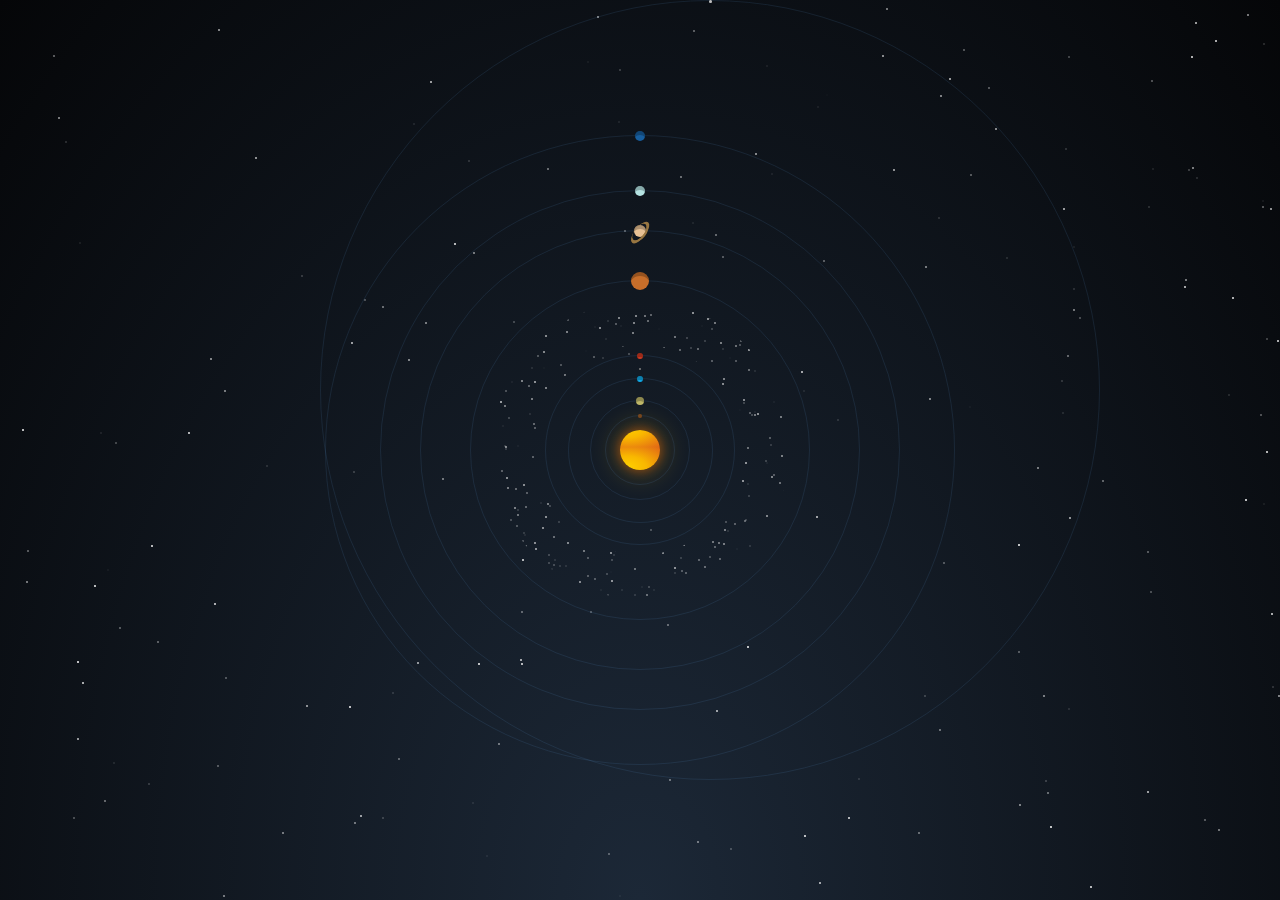
<file: 05-merge-styles/project-dist/index.html>
<!DOCTYPE html>
<html lang="en">
<head>
  <meta charset="UTF-8">
  <meta http-equiv="X-UA-Compatible" content="IE=edge">
  <meta name="viewport" content="width=device-width, initial-scale=1.0">
  <link rel="stylesheet" href="bundle.css">
  <title>Solar system</title>
</head>
<body>
  <div class="solar-syst">
    <div class="sun"></div>
    <div class="mercury"></div>
    <div class="venus"></div>
    <div class="earth"></div>
    <div class="mars"></div>
    <div class="jupiter"></div>
    <div class="saturn"></div>
    <div class="uranus"></div>
    <div class="neptune"></div>
    <div class="pluto"></div>
    <div class="asteroids-belt"></div>
  </div>
</body>
</html>
</file>
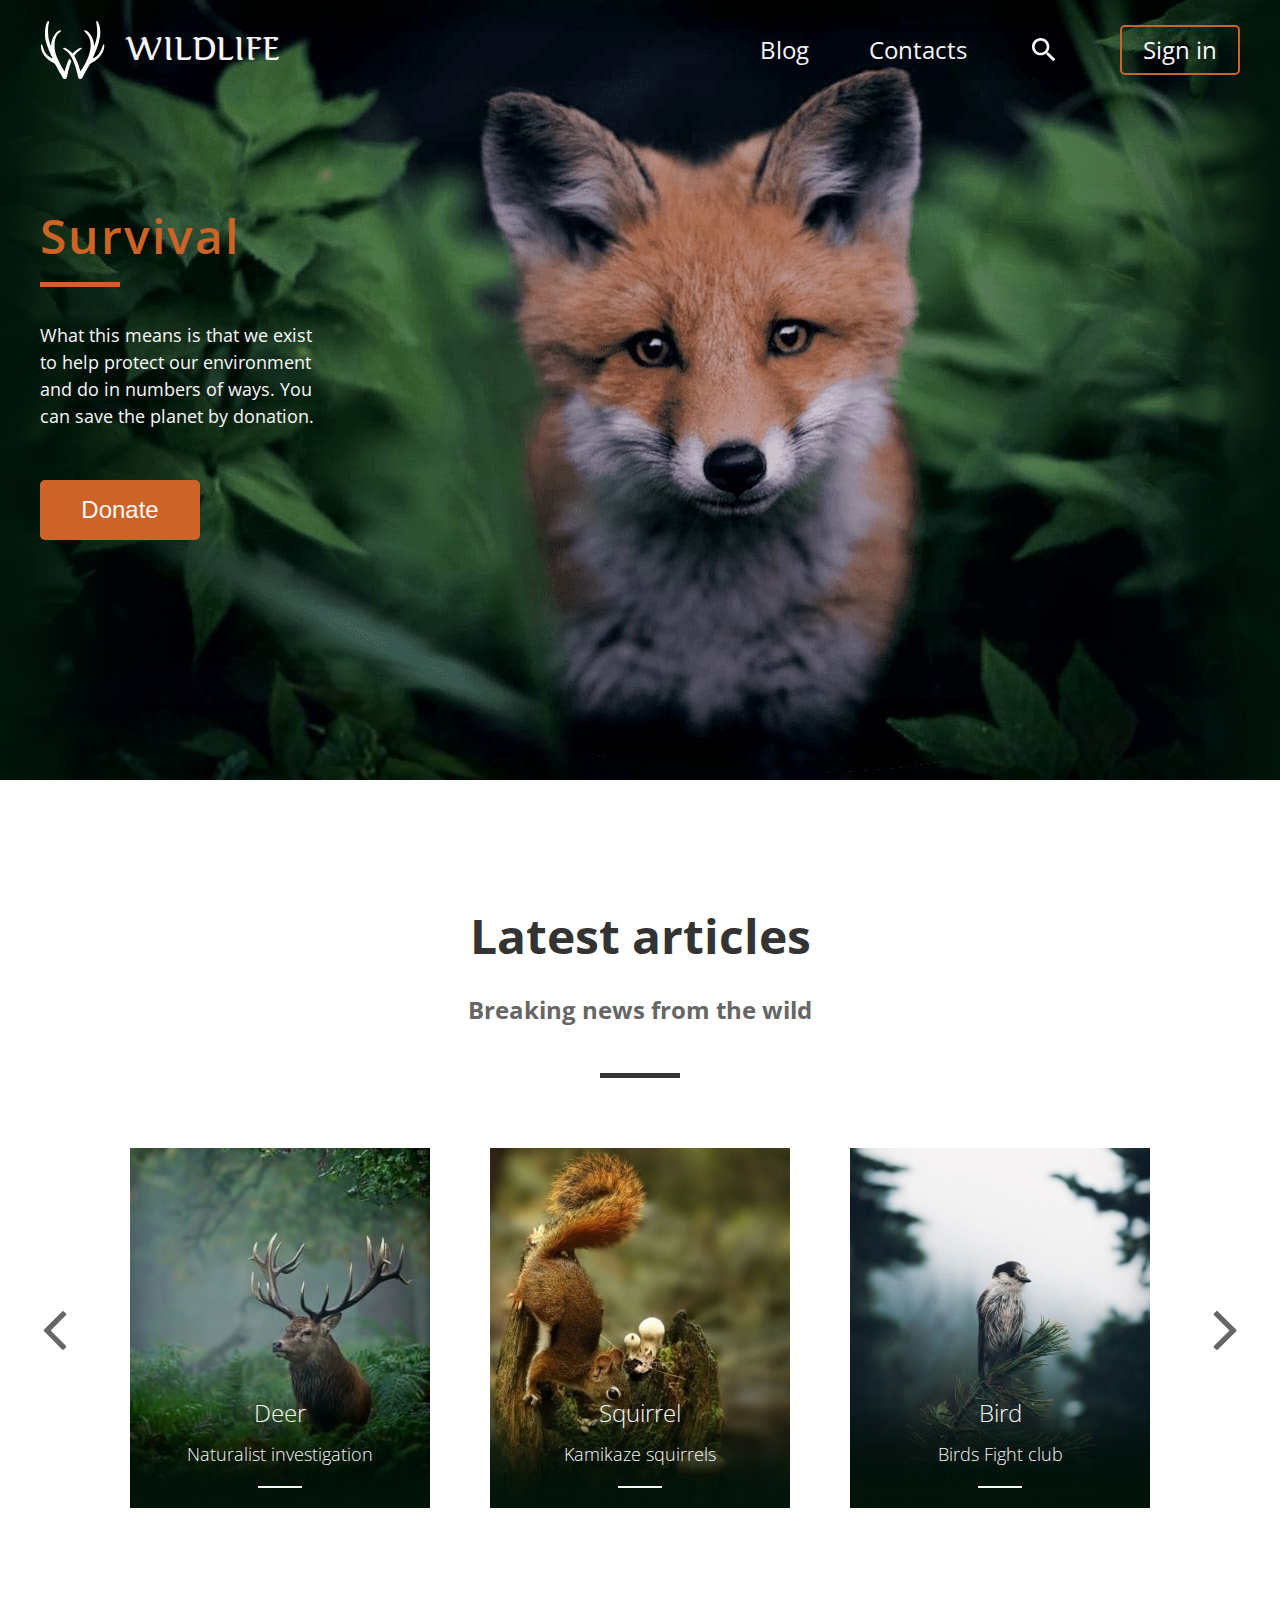
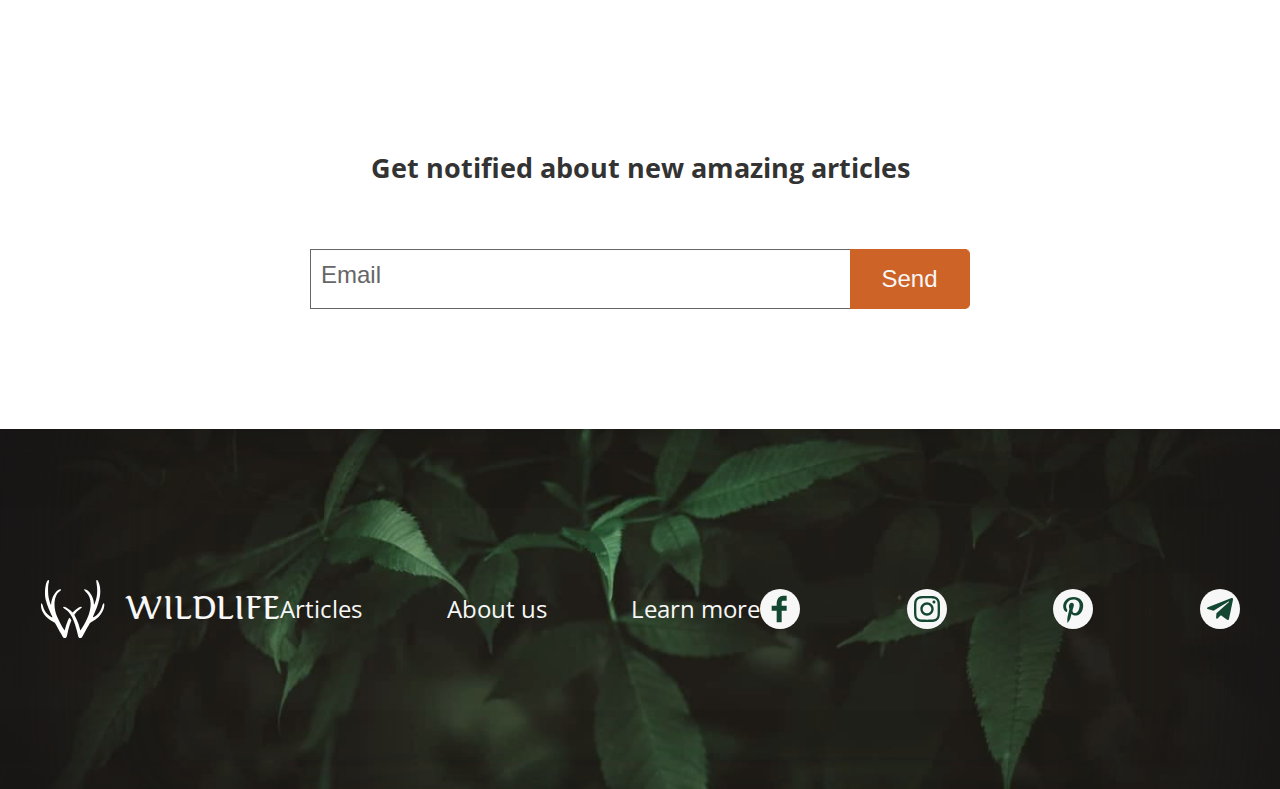
<file: 06-build-page/project-dist/index.html>
<!DOCTYPE html>
<html lang="en">
  <head>
    <meta charset="UTF-8" />
    <meta name="viewport" content="width=device-width, initial-scale=1.0"/>
    <link
      href="https://fonts.googleapis.com/css2?family=Open+Sans:wght@100;300;400;600&display=swap"
      rel="stylesheet"
    />
    <link rel="stylesheet" href="style.css"/>
    <title>wildlife</title>
  </head>
<body>
    
<header class="header">
  <div class="container">
    <div class="inner-container">
      <nav class="main-nav">
        <div class="logo">
          <div class="logo-icon"></div>
          <h1>wildlife</h1>
        </div>
        <ul class="nav-list">
          <li class="list-item"><a href="#">Blog</a></li>
          <li class="list-item"><a href="#">Contacts</a></li>
          <li class="list-item search"><a href="#"></a></li>
          <li class="list-item login"><a href="#">Sign in</a></li>
        </ul>
      </nav>
      <div class="header-promo">
        <h2 class="header-title">Survival</h2>
        <p class="header-text">
          What this means is that we exist to help protect our environment
          and do in numbers of ways. You can save the planet by donation.
        </p>
        <button class="header-button">Donate</button>
      </div>
    </div>
  </div>
</header>

    <main class="main">
      
<div class="container">
  <div class="inner-container">
    <h2 class="main-title">Latest articles</h2>
    <h3 class="main-subtitle">Breaking news from the wild</h3>
    <div class="slider">
      <a class="arrow arrow-left"></a>
      <div class="item item1">
        <a href="#">
          <h2 class="item-title">Deer</h2>
          <h3 class="item-subtitle">Naturalist investigation</h3>
        </a>
      </div>
      <div class="item item2">
        <a href="#">
          <h2 class="item-title">Squirrel</h2>
          <h3 class="item-subtitle">Kamikaze squirrels</h3>
        </a>
      </div>
      <div class="item item3">
        <a href="#">
          <h2 class="item-title">Bird</h2>
          <h3 class="item-subtitle">Birds Fight club</h3>
        </a>
      </div>
      <a class="arrow arrow-right"></a>
    </div>
    <div class="mail">
      <h2 class="mail-title">Get notified about new amazing articles</h2>
      <form action="#" method="post" class="mail-form">
        <input
          type="text"
          class="mail-input"
          placeholder="Email"
          required
          autofocus
        />
        <input type="submit" class="mail-button" value="Send"/>
      </form>
    </div>
  </div>
</div>

    </main>
    
<footer class="footer">
  <div class="container">
    <div class="inner-container footer-inner-container">
      <div class="logo">
        <div class="logo-icon"></div>
        <h2>wildlife</h2>
      </div>
      <ul class="nav-list">
        <li class="list-item"><a href="#">Articles</a></li>
        <li class="list-item"><a href="#">About us</a></li>
        <li class="list-item"><a href="#">Learn more</a></li>
      </ul>
      <ul class="nav-list social-list">
        <li class="list-item social-item fb"><a href="#"></a></li>
        <li class="list-item social-item instagramm"><a href="#"></a></li>
        <li class="list-item social-item pinterest"><a href="#"></a></li>
        <li class="list-item social-item telegram"><a href="#"></a></li>
      </ul>
    </div>
  </div>
</footer>

</body>
</html>
</file>
<file: 05-merge-styles/project-dist/bundle.css>
*, *:before, *:after {
	padding: 0;
	margin: 0;
	box-sizing: border-box;
}

html, body {
	height: 100%;
	width: 100%;
}

body {
	font: normal 1em/1.45em "Helvetica Neue", Helvetica, Arial, sans-serif;
	-webkit-font-smoothing: antialiased;
	color: #fff;
	background: radial-gradient(ellipse at bottom, #1C2837 0%, #050608 100%);
	background-attachment: fixed;
}

.solar-syst {
	margin: 0 auto;
	width: 100%;
	height: 100%;
	position: relative;
}

.solar-syst:after {
	content: "";
	position: absolute;
	height: 2px;
	width: 2px;
	top: -2px;
	background: white;
	box-shadow: 1617px 304px 0 0px rgba(255, 255, 255, 0.047) , 1067px 357px 0 0px rgba(255,255,255, 0.469) , 120px 1700px 0 0px rgba(255,255,255, 0.28) , 616px 1672px 0 0px rgba(255,255,255, 0.581) , 1534px 1337px 0 0px rgba(255,255,255, 0.518) , 716px 712px 0 0px rgba(255,255,255, 0.788) , 823px 1495px 0 0px rgba(255,255,255, 0.087) , 1585px 1302px 0 0px rgba(255,255,255, 0.015) , 1215px 42px 0 0px rgba(255,255,255, 0.884) , 77px 740px 0 0px rgba(255,255,255, 0.749) , 1591px 489px 0 0px rgba(255,255,255, 0.941) , 218px 31px 0 0px rgba(255,255,255, 0.658) , 1028px 1047px 0 0px rgba(255,255,255, 0.033) , 292px 1072px 0 0px rgba(255,255,255, 0.573) , 296px 1674px 0 0px rgba(255,255,255, 0.53) , 306px 707px 0 0px rgba(255,255,255, 0.689) , 1445px 1022px 0 0px rgba(255,255,255, 0.012) , 22px 431px 0 0px rgba(255,255,255, 0.96) , 669px 781px 0 0px rgba(255,255,255, 0.497) , 949px 80px 0 0px rgba(255,255,255, 0.77) , 82px 684px 0 0px rgba(255,255,255, 0.858) , 1060px 1197px 0 0px rgba(255,255,255, 0.786) , 1621px 716px 0 0px rgba(255,255,255, 0.302) , 1573px 518px 0 0px rgba(255,255,255, 0.183) , 1195px 24px 0 0px rgba(255,255,255, 0.783) , 266px 467px 0 0px rgba(255,255,255, 0.153) , 406px 1469px 0 0px rgba(255,255,255, 0.074) , 1317px 1217px 0 0px rgba(255,255,255, 0.145) , 1726px 1635px 0 0px rgba(255,255,255, 0.409) , 697px 1093px 0 0px rgba(255,255,255, 0.232) , 1692px 1306px 0 0px rgba(255,255,255, 0.989) , 803px 392px 0 0px rgba(255,255,255, 0.102) , 1348px 1408px 0 0px rgba(255,255,255, 0.781) , 1453px 1491px 0 0px rgba(255,255,255, 0.655) , 79px 1080px 0 0px rgba(255,255,255, 0.465) , 1012px 1456px 0 0px rgba(255,255,255, 0.855) , 766px 67px 0 0px rgba(255,255,255, 0.085) , 1058px 1651px 0 0px rgba(255,255,255, 0.855) , 1270px 210px 0 0px rgba(255,255,255, 0.725) , 245px 1169px 0 0px rgba(255,255,255, 0.308) , 353px 1479px 0 0px rgba(255,255,255, 0.966) , 521px 613px 0 0px rgba(255,255,255, 0.44) , 828px 1563px 0 0px rgba(255,255,255, 0.662) , 163px 1075px 0 0px rgba(255,255,255, 0.023) , 1727px 1600px 0 0px rgba(255,255,255, 0.884) , 420px 923px 0 0px rgba(255,255,255, 0.623) , 755px 155px 0 0px rgba(255,255,255, 0.656) , 576px 1156px 0 0px rgba(255,255,255, 0.668) , 170px 1245px 0 0px rgba(255,255,255, 0.898) , 1006px 259px 0 0px rgba(255,255,255, 0.146) , 408px 1308px 0 0px rgba(255,255,255, 0.527) , 1532px 1279px 0 0px rgba(255,255,255, 0.747) , 353px 473px 0 0px rgba(255,255,255, 0.221) , 1271px 615px 0 0px rgba(255,255,255, 0.867) , 606px 575px 0 0px rgba(255,255,255, 0.265) , 1069px 519px 0 0px rgba(255,255,255, 0.718) , 1732px 794px 0 0px rgba(255,255,255, 0.15) , 1345px 1073px 0 0px rgba(255,255,255, 0.828) , 1743px 1356px 0 0px rgba(255,255,255, 0.79) , 1658px 227px 0 0px rgba(255,255,255, 0.773) , 550px 1303px 0 0px rgba(255,255,255, 0.713) , 256px 1132px 0 0px rgba(255,255,255, 0.389) , 1457px 1188px 0 0px rgba(255,255,255, 0.42) , 1117px 1542px 0 0px rgba(255,255,255, 0.141) , 1061px 382px 0 0px rgba(255,255,255, 0.188) , 1019px 806px 0 0px rgba(255,255,255, 0.606) , 893px 1085px 0 0px rgba(255,255,255, 0.76) , 1620px 463px 0 0px rgba(255,255,255, 0.896) , 1262px 202px 0 0px rgba(255,255,255, 0.083) , 418px 1299px 0 0px rgba(255,255,255, 0.52) , 602px 359px 0 0px rgba(255,255,255, 0.173) , 168px 1068px 0 0px rgba(255,255,255, 0.342) , 448px 1065px 0 0px rgba(255,255,255, 0.809) , 953px 1686px 0 0px rgba(255,255,255, 0.232) , 730px 850px 0 0px rgba(255,255,255, 0.287) , 1569px 1715px 0 0px rgba(255,255,255, 0.052) , 468px 162px 0 0px rgba(255,255,255, 0.18) , 988px 89px 0 0px rgba(255,255,255, 0.387) , 1247px 16px 0 0px rgba(255,255,255, 0.592) , 1536px 1291px 0 0px rgba(255,255,255, 0.986) , 1068px 58px 0 0px rgba(255,255,255, 0.299) , 815px 1681px 0 0px rgba(255,255,255, 0.887) , 1471px 1586px 0 0px rgba(255,255,255, 0.333) , 1374px 1081px 0 0px rgba(255,255,255, 0.936) , 1254px 1545px 0 0px rgba(255,255,255, 0.042) , 990px 923px 0 0px rgba(255,255,255, 0.103) , 301px 277px 0 0px rgba(255,255,255, 0.221) , 1295px 627px 0 0px rgba(255,255,255, 0.058) , 1307px 353px 0 0px rgba(255,255,255, 0.024) , 801px 373px 0 0px rgba(255,255,255, 0.823) , 188px 434px 0 0px rgba(255,255,255, 0.903) , 498px 745px 0 0px rgba(255,255,255, 0.517) , 1600px 225px 0 0px rgba(255,255,255, 0.252) , 351px 344px 0 0px rgba(255,255,255, 0.78) , 223px 897px 0 0px rgba(255,255,255, 0.57) , 214px 605px 0 0px rgba(255,255,255, 0.881) , 1485px 51px 0 0px rgba(255,255,255, 0.108) , 1037px 469px 0 0px rgba(255,255,255, 0.582) , 1375px 848px 0 0px rgba(255,255,255, 0.385) , 590px 613px 0 0px rgba(255,255,255, 0.324) , 758px 1688px 0 0px rgba(255,255,255, 0.691) , 680px 178px 0 0px rgba(255,255,255, 0.503) , 943px 564px 0 0px rgba(255,255,255, 0.359) , 1431px 930px 0 0px rgba(255,255,255, 0.22) , 392px 694px 0 0px rgba(255,255,255, 0.166) , 79px 244px 0 0px rgba(255,255,255, 0.097) , 1073px 290px 0 0px rgba(255,255,255, 0.166) , 1692px 231px 0 0px rgba(255,255,255, 0.342) , 1414px 773px 0 0px rgba(255,255,255, 0.292) , 1274px 1411px 0 0px rgba(255,255,255, 0.654) , 995px 130px 0 0px rgba(255,255,255, 0.683) , 587px 1657px 0 0px rgba(255,255,255, 0.717) , 127px 927px 0 0px rgba(255,255,255, 0.545) , 224px 392px 0 0px rgba(255,255,255, 0.589) , 324px 1677px 0 0px rgba(255,255,255, 0.327) , 454px 245px 0 0px rgba(255,255,255, 0.933) , 479px 1379px 0 0px rgba(255,255,255, 0.241) , 655px 1650px 0 0px rgba(255,255,255, 0.646) , 217px 767px 0 0px rgba(255,255,255, 0.378) , 679px 1554px 0 0px rgba(255,255,255, 0.609) , 693px 32px 0 0px rgba(255,255,255, 0.423) , 1567px 1051px 0 0px rgba(255,255,255, 0.867) , 846px 951px 0 0px rgba(255,255,255, 0.711) , 268px 1175px 0 0px rgba(255,255,255, 0.09) , 816px 1052px 0 0px rgba(255,255,255, 0.103) , 478px 665px 0 0px rgba(255,255,255, 0.975) , 1517px 1006px 0 0px rgba(255,255,255, 0.33) , 1783px 1039px 0 0px rgba(255,255,255, 0.466) , 1608px 1461px 0 0px rgba(255,255,255, 0.595) , 382px 308px 0 0px rgba(255,255,255, 0.502) , 664px 1111px 0 0px rgba(255,255,255, 0.342) , 1447px 769px 0 0px rgba(255,255,255, 0.626) , 280px 1603px 0 0px rgba(255,255,255, 0.21) , 594px 1645px 0 0px rgba(255,255,255, 0.68) , 398px 760px 0 0px rgba(255,255,255, 0.418) , 128px 1475px 0 0px rgba(255,255,255, 0.252) , 245px 1653px 0 0px rgba(255,255,255, 0.989) , 724px 531px 0 0px rgba(255,255,255, 0.559) , 278px 945px 0 0px rgba(255,255,255, 0.625) , 1724px 1048px 0 0px rgba(255,255,255, 0.267) , 924px 1286px 0 0px rgba(255,255,255, 0.945) , 1331px 1028px 0 0px rgba(255,255,255, 0.624) , 1657px 1442px 0 0px rgba(255,255,255, 0.259) , 1527px 922px 0 0px rgba(255,255,255, 0.872) , 1266px 340px 0 0px rgba(255,255,255, 0.282) , 767px 1774px 0 0px rgba(255,255,255, 0.503) , 1484px 933px 0 0px rgba(255,255,255, 0.68) , 1185px 281px 0 0px rgba(255,255,255, 0.578) , 963px 51px 0 0px rgba(255,255,255, 0.376) , 1509px 1470px 0 0px rgba(255,255,255, 0.613) , 271px 1651px 0 0px rgba(255,255,255, 0.991) , 430px 83px 0 0px rgba(255,255,255, 0.782) , 821px 1358px 0 0px rgba(255,255,255, 0.627) , 255px 159px 0 0px rgba(255,255,255, 0.713) , 1073px 311px 0 0px rgba(255,255,255, 0.56) , 1295px 1651px 0 0px rgba(255,255,255, 0.473) , 895px 1002px 0 0px rgba(255,255,255, 0.8) , 1056px 1304px 0 0px rgba(255,255,255, 0.7) , 1518px 216px 0 0px rgba(255,255,255, 0.121) , 848px 819px 0 0px rgba(255,255,255, 0.894) , 1148px 208px 0 0px rgba(255,255,255, 0.173) , 1191px 58px 0 0px rgba(255,255,255, 0.904) , 1482px 617px 0 0px rgba(255,255,255, 0.079) , 1192px 169px 0 0px rgba(255,255,255, 0.621) , 433px 1423px 0 0px rgba(255,255,255, 0.559) , 1699px 448px 0 0px rgba(255,255,255, 0.643) , 423px 981px 0 0px rgba(255,255,255, 0.573) , 19px 1370px 0 0px rgba(255,255,255, 0.528) , 1441px 922px 0 0px rgba(255,255,255, 0.207) , 350px 942px 0 0px rgba(255,255,255, 0.075) , 1717px 1343px 0 0px rgba(255,255,255, 0.983) , 589px 1223px 0 0px rgba(255,255,255, 0.383) , 113px 764px 0 0px rgba(255,255,255, 0.118) , 911px 1151px 0 0px rgba(255,255,255, 0.484) , 1084px 1110px 0 0px rgba(255,255,255, 0.295) , 1050px 828px 0 0px rgba(255,255,255, 0.996) , 1278px 697px 0 0px rgba(255,255,255, 0.635) , 587px 63px 0 0px rgba(255,255,255, 0.063) , 766px 1192px 0 0px rgba(255,255,255, 0.569) , 1409px 1329px 0 0px rgba(255,255,255, 0.546) , 53px 57px 0 0px rgba(255,255,255, 0.439) , 998px 1029px 0 0px rgba(255,255,255, 0.492) , 1794px 50px 0 0px rgba(255,255,255, 0.826) , 1371px 296px 0 0px rgba(255,255,255, 0.848) , 1316px 974px 0 0px rgba(255,255,255, 0.127) , 1423px 988px 0 0px rgba(255,255,255, 0.558) , 545px 389px 0 0px rgba(255,255,255, 0.6) , 925px 268px 0 0px rgba(255,255,255, 0.579) , 1266px 453px 0 0px rgba(255,255,255, 0.931) , 382px 819px 0 0px rgba(255,255,255, 0.232) , 1023px 1191px 0 0px rgba(255,255,255, 0.749) , 1669px 670px 0 0px rgba(255,255,255, 0.192) , 1555px 894px 0 0px rgba(255,255,255, 0.02) , 1471px 1800px 0 0px rgba(255,255,255, 0.887) , 1793px 1725px 0 0px rgba(255,255,255, 0.155) , 1404px 1675px 0 0px rgba(255,255,255, 0.226) , 834px 1565px 0 0px rgba(255,255,255, 0.457) , 1203px 1311px 0 0px rgba(255,255,255, 0.532) , 8px 1645px 0 0px rgba(255,255,255, 0.656) , 1375px 653px 0 0px rgba(255,255,255, 0.456) , 1421px 1016px 0 0px rgba(255,255,255, 0.988) , 608px 855px 0 0px rgba(255,255,255, 0.376) , 893px 171px 0 0px rgba(255,255,255, 0.712) , 94px 587px 0 0px rgba(255,255,255, 0.955) , 1538px 676px 0 0px rgba(255,255,255, 0.364) , 837px 421px 0 0px rgba(255,255,255, 0.166) , 505px 448px 0 0px rgba(255,255,255, 0.625) , 939px 731px 0 0px rgba(255,255,255, 0.502) , 1788px 1121px 0 0px rgba(255,255,255, 0.177) , 135px 1324px 0 0px rgba(255,255,255, 0.836) , 1103px 1371px 0 0px rgba(255,255,255, 0.181) , 521px 665px 0 0px rgba(255,255,255, 0.911) , 1797px 1217px 0 0px rgba(255,255,255, 0.67) , 107px 571px 0 0px rgba(255,255,255, 0.055) , 644px 1445px 0 0px rgba(255,255,255, 0.084) , 1417px 1233px 0 0px rgba(255,255,255, 0.409) , 852px 1792px 0 0px rgba(255,255,255, 0.327) , 1423px 109px 0 0px rgba(255,255,255, 0.693) , 823px 262px 0 0px rgba(255,255,255, 0.404) , 1373px 836px 0 0px rgba(255,255,255, 0.09) , 593px 358px 0 0px rgba(255,255,255, 0.361) , 282px 834px 0 0px rgba(255,255,255, 0.555) , 1073px 248px 0 0px rgba(255,255,255, 0.082) , 1348px 186px 0 0px rgba(255,255,255, 0.721) , 210px 360px 0 0px rgba(255,255,255, 0.643) , 1063px 210px 0 0px rgba(255,255,255, 0.771) , 1699px 1624px 0 0px rgba(255,255,255, 0.959) , 315px 1120px 0 0px rgba(255,255,255, 0.933) , 190px 1644px 0 0px rgba(255,255,255, 0.401) , 1385px 711px 0 0px rgba(255,255,255, 0.867) , 1399px 234px 0 0px rgba(255,255,255, 0.534) , 1773px 1333px 0 0px rgba(255,255,255, 0.558) , 718px 1186px 0 0px rgba(255,255,255, 0.278) , 485px 998px 0 0px rgba(255,255,255, 0.691) , 1225px 1797px 0 0px rgba(255,255,255, 0.173) , 427px 1097px 0 0px rgba(255,255,255, 0.758) , 780px 1788px 0 0px rgba(255,255,255, 0.248) , 1403px 962px 0 0px rgba(255,255,255, 0.909) , 911px 1209px 0 0px rgba(255,255,255, 0.732) , 701px 994px 0 0px rgba(255,255,255, 0.426) , 176px 915px 0 0px rgba(255,255,255, 0.788) , 969px 408px 0 0px rgba(255,255,255, 0.043) , 1261px 1244px 0 0px rgba(255,255,255, 0.395) , 1228px 396px 0 0px rgba(255,255,255, 0.152) , 1079px 1079px 0 0px rgba(255,255,255, 0.194) , 1584px 144px 0 0px rgba(255,255,255, 0.623) , 1184px 288px 0 0px rgba(255,255,255, 0.851) , 1635px 278px 0 0px rgba(255,255,255, 0.396) , 1144px 1388px 0 0px rgba(255,255,255, 0.281) , 740px 1488px 0 0px rgba(255,255,255, 0.525) , 1484px 1505px 0 0px rgba(255,255,255, 0.608) , 828px 986px 0 0px rgba(255,255,255, 0.342) , 1482px 1242px 0 0px rgba(255,255,255, 0.045) , 1263px 45px 0 0px rgba(255,255,255, 0.179) , 104px 802px 0 0px rgba(255,255,255, 0.474) , 1686px 538px 0 0px rgba(255,255,255, 0.026) , 1601px 786px 0 0px rgba(255,255,255, 0.58) , 299px 1177px 0 0px rgba(255,255,255, 0.924) , 953px 1465px 0 0px rgba(255,255,255, 0.489) , 1458px 1395px 0 0px rgba(255,255,255, 0.06) , 1364px 1100px 0 0px rgba(255,255,255, 0.391) , 1727px 92px 0 0px rgba(255,255,255, 0.049) , 1603px 617px 0 0px rgba(255,255,255, 0.408) , 413px 125px 0 0px rgba(255,255,255, 0.109) , 1588px 1708px 0 0px rgba(255,255,255, 0.044) , 600px 591px 0 0px rgba(255,255,255, 0.07) , 417px 664px 0 0px rgba(255,255,255, 0.725) , 513px 931px 0 0px rgba(255,255,255, 0.406) , 367px 1394px 0 0px rgba(255,255,255, 0.814) , 1541px 1511px 0 0px rgba(255,255,255, 0.827) , 522px 561px 0 0px rgba(255,255,255, 0.898) , 1423px 636px 0 0px rgba(255,255,255, 0.569) , 354px 824px 0 0px rgba(255,255,255, 0.539) , 1402px 591px 0 0px rgba(255,255,255, 0.998) , 1644px 314px 0 0px rgba(255,255,255, 0.92) , 819px 884px 0 0px rgba(255,255,255, 0.802) , 1457px 737px 0 0px rgba(255,255,255, 0.908) , 1232px 299px 0 0px rgba(255,255,255, 0.901) , 1272px 688px 0 0px rgba(255,255,255, 0.193) , 29px 1771px 0 0px rgba(255,255,255, 0.826) , 771px 175px 0 0px rgba(255,255,255, 0.087) , 1245px 1715px 0 0px rgba(255,255,255, 0.313) , 1044px 1429px 0 0px rgba(255,255,255, 0.285) , 1002px 1615px 0 0px rgba(255,255,255, 0.791) , 1245px 501px 0 0px rgba(255,255,255, 0.983) , 848px 1503px 0 0px rgba(255,255,255, 0.174) , 384px 1278px 0 0px rgba(255,255,255, 0.503) , 1002px 950px 0 0px rgba(255,255,255, 0.641) , 826px 96px 0 0px rgba(255,255,255, 0.024) , 1188px 171px 0 0px rgba(255,255,255, 0.269) , 735px 1422px 0 0px rgba(255,255,255, 0.591) , 1613px 258px 0 0px rgba(255,255,255, 0.584) , 692px 224px 0 0px rgba(255,255,255, 0.093) , 77px 1523px 0 0px rgba(255,255,255, 0.178) , 1220px 1029px 0 0px rgba(255,255,255, 0.495) , 1543px 535px 0 0px rgba(255,255,255, 0.907) , 1745px 251px 0 0px rgba(255,255,255, 0.208) , 476px 1562px 0 0px rgba(255,255,255, 0.428) , 710px 1449px 0 0px rgba(255,255,255, 0.708) , 1536px 1122px 0 0px rgba(255,255,255, 0.547) , 1245px 1489px 0 0px rgba(255,255,255, 0.82) , 128px 903px 0 0px rgba(255,255,255, 0.045) , 1462px 1775px 0 0px rgba(255,255,255, 0.086) , 1262px 208px 0 0px rgba(255,255,255, 0.414) , 364px 301px 0 0px rgba(255,255,255, 0.337) , 617px 1724px 0 0px rgba(255,255,255, 0.7) , 193px 1550px 0 0px rgba(255,255,255, 0.749) , 1419px 396px 0 0px rgba(255,255,255, 0.61) , 349px 1006px 0 0px rgba(255,255,255, 0.042) , 73px 819px 0 0px rgba(255,255,255, 0.329) , 1291px 1616px 0 0px rgba(255,255,255, 0.559) , 1688px 1685px 0 0px rgba(255,255,255, 0.687) , 645px 1670px 0 0px rgba(255,255,255, 0.644) , 929px 400px 0 0px rgba(255,255,255, 0.628) , 1047px 794px 0 0px rgba(255,255,255, 0.484) , 1204px 821px 0 0px rgba(255,255,255, 0.393) , 1629px 374px 0 0px rgba(255,255,255, 0.091) , 957px 991px 0 0px rgba(255,255,255, 0.214) , 1196px 179px 0 0px rgba(255,255,255, 0.166) , 1717px 795px 0 0px rgba(255,255,255, 0.726) , 1236px 1511px 0 0px rgba(255,255,255, 0.27) , 650px 531px 0 0px rgba(255,255,255, 0.309) , 1656px 972px 0 0px rgba(255,255,255, 0.798) , 1147px 1676px 0 0px rgba(255,255,255, 0.908) , 1339px 248px 0 0px rgba(255,255,255, 0.251) , 619px 71px 0 0px rgba(255,255,255, 0.234) , 1611px 655px 0 0px rgba(255,255,255, 0.68) , 77px 663px 0 0px rgba(255,255,255, 0.992) , 924px 697px 0 0px rgba(255,255,255, 0.236) , 1195px 1422px 0 0px rgba(255,255,255, 0.346) , 1644px 708px 0 0px rgba(255,255,255, 0.335) , 1447px 637px 0 0px rgba(255,255,255, 0.639) , 408px 361px 0 0px rgba(255,255,255, 0.636) , 959px 1239px 0 0px rgba(255,255,255, 0.006) , 56px 1714px 0 0px rgba(255,255,255, 0.868) , 1079px 319px 0 0px rgba(255,255,255, 0.325) , 1597px 1px 0 0px rgba(255,255,255, 0.497) , 722px 258px 0 0px rgba(255,255,255, 0.386) , 1278px 1737px 0 0px rgba(255,255,255, 0.015) , 938px 219px 0 0px rgba(255,255,255, 0.169) , 1669px 1758px 0 0px rgba(255,255,255, 0.109) , 157px 643px 0 0px rgba(255,255,255, 0.425) , 472px 804px 0 0px rgba(255,255,255, 0.107) , 618px 123px 0 0px rgba(255,255,255, 0.101) , 547px 170px 0 0px rgba(255,255,255, 0.496) , 697px 843px 0 0px rgba(255,255,255, 0.539) , 966px 1545px 0 0px rgba(255,255,255, 0.096) , 486px 857px 0 0px rgba(255,255,255, 0.087) , 276px 1149px 0 0px rgba(255,255,255, 0.198) , 1260px 416px 0 0px rgba(255,255,255, 0.368) , 201px 1706px 0 0px rgba(255,255,255, 0.543) , 26px 583px 0 0px rgba(255,255,255, 0.571) , 1074px 1632px 0 0px rgba(255,255,255, 0.172) , 1773px 1280px 0 0px rgba(255,255,255, 0.247) , 1355px 1329px 0 0px rgba(255,255,255, 0.509) , 1773px 323px 0 0px rgba(255,255,255, 0.466) , 1328px 1367px 0 0px rgba(255,255,255, 0.433) , 369px 912px 0 0px rgba(255,255,255, 0.136) , 261px 1288px 0 0px rgba(255,255,255, 0.629) , 1152px 170px 0 0px rgba(255,255,255, 0.108) , 72px 1122px 0 0px rgba(255,255,255, 0.73) , 560px 1170px 0 0px rgba(255,255,255, 0.938) , 407px 1319px 0 0px rgba(255,255,255, 0.438) , 918px 834px 0 0px rgba(255,255,255, 0.474) , 285px 1652px 0 0px rgba(255,255,255, 0.207) , 1344px 391px 0 0px rgba(255,255,255, 0.143) , 1745px 145px 0 0px rgba(255,255,255, 0.191) , 1776px 749px 0 0px rgba(255,255,255, 0.4) , 534px 1795px 0 0px rgba(255,255,255, 0.627) , 858px 780px 0 0px rgba(255,255,255, 0.155) , 726px 1604px 0 0px rgba(255,255,255, 0.053) , 1390px 242px 0 0px rgba(255,255,255, 0.914) , 1151px 82px 0 0px rgba(255,255,255, 0.371) , 676px 1151px 0 0px rgba(255,255,255, 0.337) , 1150px 593px 0 0px rgba(255,255,255, 0.335) , 1374px 1175px 0 0px rgba(255,255,255, 0.306) , 1294px 600px 0 0px rgba(255,255,255, 0.019) , 901px 1757px 0 0px rgba(255,255,255, 0.361) , 816px 518px 0 0px rgba(255,255,255, 0.801) , 1065px 150px 0 0px rgba(255,255,255, 0.192) , 371px 1688px 0 0px rgba(255,255,255, 0.611) , 715px 236px 0 0px rgba(255,255,255, 0.467) , 1040px 1117px 0 0px rgba(255,255,255, 0.423) , 1043px 697px 0 0px rgba(255,255,255, 0.591) , 1531px 929px 0 0px rgba(255,255,255, 0.707) , 881px 1583px 0 0px rgba(255,255,255, 0.07) , 341px 1702px 0 0px rgba(255,255,255, 0.764) , 1670px 1011px 0 0px rgba(255,255,255, 0.605) , 1552px 914px 0 0px rgba(255,255,255, 0.7) , 1431px 113px 0 0px rgba(255,255,255, 0.039) , 268px 1547px 0 0px rgba(255,255,255, 0.792) , 1412px 951px 0 0px rgba(255,255,255, 0.726) , 1123px 1057px 0 0px rgba(255,255,255, 0.098) , 1090px 888px 0 0px rgba(255,255,255, 0.927) , 442px 480px 0 0px rgba(255,255,255, 0.547) , 669px 1021px 0 0px rgba(255,255,255, 0.799) , 1205px 1318px 0 0px rgba(255,255,255, 0.166) , 1449px 580px 0 0px rgba(255,255,255, 0.995) , 1055px 1614px 0 0px rgba(255,255,255, 0.888) , 539px 1237px 0 0px rgba(255,255,255, 0.666) , 24px 1705px 0 0px rgba(255,255,255, 0.481) , 619px 897px 0 0px rgba(255,255,255, 0.064) , 1161px 1628px 0 0px rgba(255,255,255, 0.264) , 691px 1487px 0 0px rgba(255,255,255, 0.354) , 1464px 667px 0 0px rgba(255,255,255, 0.766) , 940px 97px 0 0px rgba(255,255,255, 0.628) , 1200px 1454px 0 0px rgba(255,255,255, 0.484) , 1797px 1755px 0 0px rgba(255,255,255, 0.553) , 1716px 1133px 0 0px rgba(255,255,255, 0.408) , 1499px 1743px 0 0px rgba(255,255,255, 0.322) , 1703px 42px 0 0px rgba(255,255,255, 0.83) , 1236px 1194px 0 0px rgba(255,255,255, 0.824) , 360px 817px 0 0px rgba(255,255,255, 0.769) , 1132px 1174px 0 0px rgba(255,255,255, 0.17) , 320px 1515px 0 0px rgba(255,255,255, 0.641) , 1436px 69px 0 0px rgba(255,255,255, 0.63) , 1629px 556px 0 0px rgba(255,255,255, 0.919) , 473px 254px 0 0px rgba(255,255,255, 0.564) , 279px 1491px 0 0px rgba(255,255,255, 0.41) , 886px 10px 0 0px rgba(255,255,255, 0.565) , 147px 1026px 0 0px rgba(255,255,255, 0.386) , 1502px 408px 0 0px rgba(255,255,255, 0.246) , 500px 403px 0 0px rgba(255,255,255, 0.759) , 1749px 1252px 0 0px rgba(255,255,255, 0.989) , 970px 176px 0 0px rgba(255,255,255, 0.392) , 100px 434px 0 0px rgba(255,255,255, 0.102) , 1656px 1563px 0 0px rgba(255,255,255, 0.095) , 1682px 1773px 0 0px rgba(255,255,255, 0.895) , 466px 1750px 0 0px rgba(255,255,255, 0.362) , 532px 1355px 0 0px rgba(255,255,255, 0.045) , 959px 972px 0 0px rgba(255,255,255, 0.13) , 1263px 505px 0 0px rgba(255,255,255, 0.087) , 1546px 375px 0 0px rgba(255,255,255, 0.253) , 345px 1786px 0 0px rgba(255,255,255, 0.537) , 1147px 553px 0 0px rgba(255,255,255, 0.399) , 303px 1423px 0 0px rgba(255,255,255, 0.051) , 649px 450px 0 0px rgba(255,255,255, 0.73) , 115px 444px 0 0px rgba(255,255,255, 0.299) , 1218px 831px 0 0px rgba(255,255,255, 0.545) , 225px 679px 0 0px rgba(255,255,255, 0.357) , 1763px 31px 0 0px rgba(255,255,255, 0.887) , 1370px 1311px 0 0px rgba(255,255,255, 0.031) , 1018px 653px 0 0px rgba(255,255,255, 0.383) , 1800px 280px 0 0px rgba(255,255,255, 0.651) , 1142px 1264px 0 0px rgba(255,255,255, 0.263) , 1532px 498px 0 0px rgba(255,255,255, 0.144) , 349px 708px 0 0px rgba(255,255,255, 0.973) , 804px 837px 0 0px rgba(255,255,255, 0.966) , 399px 1692px 0 0px rgba(255,255,255, 0.779) , 1553px 259px 0 0px rgba(255,255,255, 0.491) , 733px 1660px 0 0px rgba(255,255,255, 0.185) , 1613px 61px 0 0px rgba(255,255,255, 0.309) , 1147px 793px 0 0px rgba(255,255,255, 0.793) , 1682px 1127px 0 0px rgba(255,255,255, 0.851) , 765px 948px 0 0px rgba(255,255,255, 0.57) , 237px 1287px 0 0px rgba(255,255,255, 0.54) , 659px 1608px 0 0px rgba(255,255,255, 0.106) , 513px 323px 0 0px rgba(255,255,255, 0.278) , 628px 355px 0 0px rgba(255,255,255, 0.295) , 747px 648px 0 0px rgba(255,255,255, 0.964) , 119px 629px 0 0px rgba(255,255,255, 0.391) , 151px 547px 0 0px rgba(255,255,255, 0.936) , 807px 1587px 0 0px rgba(255,255,255, 0.754) , 667px 626px 0 0px rgba(255,255,255, 0.456) , 1732px 322px 0 0px rgba(255,255,255, 0.309) , 1421px 935px 0 0px rgba(255,255,255, 0.06) , 148px 785px 0 0px rgba(255,255,255, 0.213) , 1025px 1468px 0 0px rgba(255,255,255, 0.98) , 1590px 1612px 0 0px rgba(255,255,255, 0.362) , 1367px 176px 0 0px rgba(255,255,255, 0.915) , 817px 108px 0 0px rgba(255,255,255, 0.077) , 1183px 1434px 0 0px rgba(255,255,255, 0.697) , 1102px 482px 0 0px rgba(255,255,255, 0.454) , 882px 57px 0 0px rgba(255,255,255, 0.693) , 624px 232px 0 0px rgba(255,255,255, 0.39) , 225px 1280px 0 0px rgba(255,255,255, 0.105) , 1062px 414px 0 0px rgba(255,255,255, 0.135) , 1304px 1263px 0 0px rgba(255,255,255, 0.245) , 2px 1219px 0 0px rgba(255,255,255, 0.367) , 65px 143px 0 0px rgba(255,255,255, 0.181) , 58px 119px 0 0px rgba(255,255,255, 0.605) , 597px 18px 0 0px rgba(255,255,255, 0.621) , 1713px 1592px 0 0px rgba(255,255,255, 0.541) , 12px 1518px 0 0px rgba(255,255,255, 0.876) , 1514px 1745px 0 0px rgba(255,255,255, 0.101) , 1068px 710px 0 0px rgba(255,255,255, 0.145) , 318px 1211px 0 0px rgba(255,255,255, 0.963) , 520px 661px 0 0px rgba(255,255,255, 0.812) , 312px 1760px 0 0px rgba(255,255,255, 0.619) , 1446px 1156px 0 0px rgba(255,255,255, 0.644) , 1045px 782px 0 0px rgba(255,255,255, 0.239) , 27px 552px 0 0px rgba(255,255,255, 0.415) , 1277px 342px 0 0px rgba(255,255,255, 0.896) , 1632px 1498px 0 0px rgba(255,255,255, 0.401) , 425px 324px 0 0px rgba(255,255,255, 0.576) , 1426px 454px 0 0px rgba(255,255,255, 0.651) , 1018px 546px 0 0px rgba(255,255,255, 0.99) , 131px 1327px 0 0px rgba(255,255,255, 0.086) , 1515px 355px 0 0px rgba(255,255,255, 0.464) , 1190px 1394px 0 0px rgba(255,255,255, 0.357);
	border-radius: 100px;
}

.solar-syst div {
	border-radius: 1000px;
	top: 50%;
	left: 50%;
	position: absolute;
	z-index: 999;
}

.solar-syst div:not(.sun) {
	border: 1px solid rgba(102, 166, 229, 0.12);
}

.solar-syst div:not(.sun):before {
	left: 50%;
	border-radius: 100px;
	content: "";
	position: absolute;
}

.solar-syst div:not(.asteroids-belt):before {
	box-shadow: inset 0 6px 0 -2px rgba(0, 0, 0, 0.25);
}

.sun {
	background: radial-gradient(ellipse at center, #ffd000 1%, #f9b700 39%, #f9b700 39%, #e06317 100%);
	height: 40px;
	width: 40px;
	margin-top: -20px;
	margin-left: -20px;
	background-clip: padding-box;
	border: 0 !important;
	background-position: -28px -103px;
	background-size: 175%;
	box-shadow: 0 0 10px 2px rgba(255, 107, 0, 0.4), 0 0 22px 11px rgba(255, 203, 0, 0.13);
}

.mercury {
	height: 70px;
	width: 70px;
	margin-top: -35px;
	margin-left: -35px;
	animation: orb 7.18673s linear infinite;
}

.mercury:before {
	height: 4px;
	width: 4px;
	background: #9f5e26;
	margin-top: -2px;
	margin-left: -2px;
}

.venus {
	height: 100px;
	width: 100px;
	margin-top: -50px;
	margin-left: -50px;
	animation: orb 18.45553s linear infinite;
}

.venus:before {
	height: 8px;
	width: 8px;
	background: #BEB768;
	margin-top: -4px;
	margin-left: -4px;
}

.earth {
	height: 145px;
	width: 145px;
	margin-top: -72.5px;
	margin-left: -72.5px;
	animation: orb 30s linear infinite;
}

.earth:before {
	height: 6px;
	width: 6px;
	background: #11abe9;
	margin-top: -3px;
	margin-left: -3px;
}

.earth:after {
	position: absolute;
	content: "";
	height: 18px;
	width: 18px;
	left: 50%;
	top: 0px;
	margin-left: -9px;
	margin-top: -9px;
	border-radius: 100px;
	box-shadow: 0 -10px 0 -8px grey;
	animation: orb 2.24404s linear infinite;
}

.mars {
	height: 190px;
	width: 190px;
	margin-top: -95px;
	margin-left: -95px;
	animation: orb 56.42613s linear infinite;
}

.mars:before {
	height: 6px;
	width: 6px;
	background: #cf3921;
	margin-top: -3px;
	margin-left: -3px;
}

.jupiter {
	height: 340px;
	width: 340px;
	margin-top: -170px;
	margin-left: -170px;
	animation: orb 355.72282s linear infinite;
}

.jupiter:before {
	height: 18px;
	width: 18px;
	background: #c76e2a;
	margin-top: -9px;
	margin-left: -9px;
}

.saturn {
	height: 440px;
	width: 440px;
	margin-top: -220px;
	margin-left: -220px;
	animation: orb 882.69525s linear infinite;
}

.saturn:before {
	height: 12px;
	width: 12px;
	background: #e7c194;
	margin-top: -6px;
	margin-left: -6px;
}

.saturn:after {
	position: absolute;
	content: "";
	height: 2.34%;
	width: 4.676%;
	left: 50%;
	top: 0px;
	transform: rotateZ(-52deg);
	margin-left: -2.3%;
	margin-top: -1.2%;
	border-radius: 50% 50% 50% 50%;
	box-shadow: 0 1px 0 1px #987641, 3px 1px 0 #987641, -3px 1px 0 #987641;
	animation: orb 882.69525s linear infinite;
	animation-direction: reverse;
	transform-origin: 52% 60%;
}

.uranus {
	height: 520px;
	width: 520px;
	margin-top: -260px;
	margin-left: -260px;
	animation: orb 2512.4002s linear infinite;
}

.uranus:before {
	height: 10px;
	width: 10px;
	background: #b5e3e3;
	margin-top: -5px;
	margin-left: -5px;
}

.neptune {
	height: 630px;
	width: 630px;
	margin-top: -315px;
	margin-left: -315px;
	animation: orb 4911.78386s linear infinite;
}

.neptune:before {
	height: 10px;
	width: 10px;
	background: #175e9e;
	margin-top: -5px;
	margin-left: -5px;
}

.asteroids-belt {
	opacity: .7;
	border-color: transparent !important;
	height: 300px;
	width: 300px;
	margin-top: -150px;
	margin-left: -150px;
	animation: orb 179.95583s linear infinite;
	overflow: hidden;
}

.asteroids-belt:before {
	top: 50%;
	height: 210px;
	width: 210px;
	margin-left: -105px;
	margin-top: -105px;
	background: transparent;
	border-radius: 140px !important;
	box-shadow: 4px -101px 0 -104px rgba(255, 255, 255, 0.184) , -56px -85px 0 -104px rgba(255,255,255, 0.201) , -99px 135px 0 -104px rgba(255,255,255, 0.636) , 13px -90px 0 -104px rgba(255,255,255, 0.821) , -128px -68px 0 -104px rgba(255,255,255, 0.09) , 66px -46px 0 -104px rgba(255,255,255, 0.602) , 68px -139px 0 -104px rgba(255,255,255, 0.461) , 127px 13px 0 -104px rgba(255,255,255, 0.084) , 0px -70px 0 -104px rgba(255,255,255, 0.635) , 59px -71px 0 -104px rgba(255,255,255, 0.508) , 9px -34px 0 -104px rgba(255,255,255, 0.802) , 6px -38px 0 -104px rgba(255,255,255, 0.6) , -29px 103px 0 -104px rgba(255,255,255, 0.914) , -79px -85px 0 -104px rgba(255,255,255, 0.474) , 72px -121px 0 -104px rgba(255,255,255, 0.37) , 84px -71px 0 -104px rgba(255,255,255, 0.862) , -65px 145px 0 -104px rgba(255,255,255, 0.715) , 118px 102px 0 -104px rgba(255,255,255, 0.619) , -38px 63px 0 -104px rgba(255,255,255, 0.132) , 121px -131px 0 -104px rgba(255,255,255, 0.933) , 68px -131px 0 -104px rgba(255,255,255, 0.955) , 87px 125px 0 -104px rgba(255,255,255, 0.72) , 19px -121px 0 -104px rgba(255,255,255, 0.038) , 85px -23px 0 -104px rgba(255,255,255, 0.79) , 9px 137px 0 -104px rgba(255,255,255, 0.369) , 97px 99px 0 -104px rgba(255,255,255, 0.066) , -34px -86px 0 -104px rgba(255,255,255, 0.836) , -34px 42px 0 -104px rgba(255,255,255, 0.204) , -5px -16px 0 -104px rgba(255,255,255, 0.185) , 96px -104px 0 -104px rgba(255,255,255, 0.708) , 74px -18px 0 -104px rgba(255,255,255, 0.629) , -141px -123px 0 -104px rgba(255,255,255, 0.393) , -99px -125px 0 -104px rgba(255,255,255, 0.347) , 38px 10px 0 -104px rgba(255,255,255, 0.33) , 132px -109px 0 -104px rgba(255,255,255, 0.483) , 26px -35px 0 -104px rgba(255,255,255, 0.194) , 104px -139px 0 -104px rgba(255,255,255, 0.971) , 2px 137px 0 -104px rgba(255,255,255, 0.096) , -140px 76px 0 -104px rgba(255,255,255, 0.724) , 73px 92px 0 -104px rgba(255,255,255, 0.746) , -2px 102px 0 -104px rgba(255,255,255, 0.093) , -131px 88px 0 -104px rgba(255,255,255, 0.652) , 106px 70px 0 -104px rgba(255,255,255, 0.324) , -32px -35px 0 -104px rgba(255,255,255, 0.078) , 104px -47px 0 -104px rgba(255,255,255, 0.354) , -52px 126px 0 -104px rgba(255,255,255, 0.525) , 39px 44px 0 -104px rgba(255,255,255, 0.415) , -140px 136px 0 -104px rgba(255,255,255, 0.829) , 134px -48px 0 -104px rgba(255,255,255, 0.081) , -108px -51px 0 -104px rgba(255,255,255, 0.81) , 108px -2px 0 -104px rgba(255,255,255, 0.701) , 61px 39px 0 -104px rgba(255,255,255, 0.966) , -91px 113px 0 -104px rgba(255,255,255, 0.365) , 134px -73px 0 -104px rgba(255,255,255, 0.32) , 31px -21px 0 -104px rgba(255,255,255, 0.567) , 79px 93px 0 -104px rgba(255,255,255, 0.721) , -36px 73px 0 -104px rgba(255,255,255, 0.003) , -135px -4px 0 -104px rgba(255,255,255, 0.252) , -92px 119px 0 -104px rgba(255,255,255, 0.89) , 145px 45px 0 -104px rgba(255,255,255, 0.76) , 98px -8px 0 -104px rgba(255,255,255, 0.603) , -102px 138px 0 -104px rgba(255,255,255, 0.561) , 15px -46px 0 -104px rgba(255,255,255, 0.14) , 114px 116px 0 -104px rgba(255,255,255, 0.506) , 34px 22px 0 -104px rgba(255,255,255, 0.867) , 3px -5px 0 -104px rgba(255,255,255, 0.62) , 60px 31px 0 -104px rgba(255,255,255, 0.118) , 101px -109px 0 -104px rgba(255,255,255, 0.565) , 83px -66px 0 -104px rgba(255,255,255, 0.95) , 2px 66px 0 -104px rgba(255,255,255, 0.725) , -44px -74px 0 -104px rgba(255,255,255, 0.888) , -105px -22px 0 -104px rgba(255,255,255, 0.543) , -122px 60px 0 -104px rgba(255,255,255, 0.252) , -52px 108px 0 -104px rgba(255,255,255, 0.493) , -17px -103px 0 -104px rgba(255,255,255, 0.726) , 55px 76px 0 -104px rgba(255,255,255, 0.256) , -15px -9px 0 -104px rgba(255,255,255, 0.369) , 103px 31px 0 -104px rgba(255,255,255, 0.996) , 37px 62px 0 -104px rgba(255,255,255, 0.746) , 22px 35px 0 -104px rgba(255,255,255, 0.72) , 51px -102px 0 -104px rgba(255,255,255, 0.32) , 84px 94px 0 -104px rgba(255,255,255, 0.804) , 141px -33px 0 -104px rgba(255,255,255, 0.798) , -135px -44px 0 -104px rgba(255,255,255, 0.805) , -32px 145px 0 -104px rgba(255,255,255, 0.32) , -12px -17px 0 -104px rgba(255,255,255, 0.477) , 24px -82px 0 -104px rgba(255,255,255, 0.428) , 112px -35px 0 -104px rgba(255,255,255, 0.413) , -24px -55px 0 -104px rgba(255,255,255, 0.968) , 124px 98px 0 -104px rgba(255,255,255, 0.937) , 58px -49px 0 -104px rgba(255,255,255, 0.408) , 85px 46px 0 -104px rgba(255,255,255, 0.406) , 110px 96px 0 -104px rgba(255,255,255, 0.229) , 59px 83px 0 -104px rgba(255,255,255, 0.569) , -58px -6px 0 -104px rgba(255,255,255, 0.588) , -90px 27px 0 -104px rgba(255,255,255, 0.874) , 61px 41px 0 -104px rgba(255,255,255, 0.167) , 109px -100px 0 -104px rgba(255,255,255, 0.969) , 61px 54px 0 -104px rgba(255,255,255, 0.251) , -8px 12px 0 -104px rgba(255,255,255, 0.705) , -66px 55px 0 -104px rgba(255,255,255, 0.459) , -5px 119px 0 -104px rgba(255,255,255, 0.708) , 138px -98px 0 -104px rgba(255,255,255, 0.131) , 62px -46px 0 -104px rgba(255,255,255, 0.033) , -92px 54px 0 -104px rgba(255,255,255, 0.818) , 83px -101px 0 -104px rgba(255,255,255, 0.217) , 58px 70px 0 -104px rgba(255,255,255, 0.372) , -32px -129px 0 -104px rgba(255,255,255, 0.2) , 124px 119px 0 -104px rgba(255,255,255, 0.08) , -133px 28px 0 -104px rgba(255,255,255, 0.94) , 110px -37px 0 -104px rgba(255,255,255, 0.53) , -24px -126px 0 -104px rgba(255,255,255, 0.537) , 23px 103px 0 -104px rgba(255,255,255, 0.877) , 46px 123px 0 -104px rgba(255,255,255, 0.546) , 108px 34px 0 -104px rgba(255,255,255, 0.167) , 80px 109px 0 -104px rgba(255,255,255, 0.585) , 111px 119px 0 -104px rgba(255,255,255, 0.086) , 81px 136px 0 -104px rgba(255,255,255, 0.628) , -65px -77px 0 -104px rgba(255,255,255, 0.344) , 73px 23px 0 -104px rgba(255,255,255, 0.076) , 7px 145px 0 -104px rgba(255,255,255, 0.683) , -65px 58px 0 -104px rgba(255,255,255, 0.501) , -41px 49px 0 -104px rgba(255,255,255, 0.446) , 13px 24px 0 -104px rgba(255,255,255, 0.391) , -39px 67px 0 -104px rgba(255,255,255, 0.614) , 8px -76px 0 -104px rgba(255,255,255, 0.453) , 47px 82px 0 -104px rgba(255,255,255, 0.111) , -128px -84px 0 -104px rgba(255,255,255, 0.873) , 134px 25px 0 -104px rgba(255,255,255, 0.535) , -99px 53px 0 -104px rgba(255,255,255, 0.142) , 23px 11px 0 -104px rgba(255,255,255, 0.824) , -75px -75px 0 -104px rgba(255,255,255, 0.778) , -44px 27px 0 -104px rgba(255,255,255, 0.822) , -52px 86px 0 -104px rgba(255,255,255, 0.273) , -97px 78px 0 -104px rgba(255,255,255, 0.93) , 132px 27px 0 -104px rgba(255,255,255, 0.863) , 122px -143px 0 -104px rgba(255,255,255, 0.436) , 86px 57px 0 -104px rgba(255,255,255, 0.843) , 96px 23px 0 -104px rgba(255,255,255, 0.633) , -87px 35px 0 -104px rgba(255,255,255, 0.319) , 126px 11px 0 -104px rgba(255,255,255, 0.35) , 5px -134px 0 -104px rgba(255,255,255, 0.737) , -48px 25px 0 -104px rgba(255,255,255, 0.5) , 130px -12px 0 -104px rgba(255,255,255, 0.537) , -113px 43px 0 -104px rgba(255,255,255, 0.55) , 109px -80px 0 -104px rgba(255,255,255, 0.654) , 115px -79px 0 -104px rgba(255,255,255, 0.169) , 51px -82px 0 -104px rgba(255,255,255, 0.837) , 52px -77px 0 -104px rgba(255,255,255, 0.868) , -114px 57px 0 -104px rgba(255,255,255, 0.613) , 8px -129px 0 -104px rgba(255,255,255, 0.663) , 140px 33px 0 -104px rgba(255,255,255, 0.704) , -84px -52px 0 -104px rgba(255,255,255, 0.307) , -40px -122px 0 -104px rgba(255,255,255, 0.934) , -39px -76px 0 -104px rgba(255,255,255, 0.982) , 120px -100px 0 -104px rgba(255,255,255, 0.043) , -19px 44px 0 -104px rgba(255,255,255, 0.858) , -20px 24px 0 -104px rgba(255,255,255, 0.414) , 120px 123px 0 -104px rgba(255,255,255, 0.629) , -7px -117px 0 -104px rgba(255,255,255, 0.837) , -138px 21px 0 -104px rgba(255,255,255, 0.565) , 140px -127px 0 -104px rgba(255,255,255, 0.658) , -73px -118px 0 -104px rgba(255,255,255, 0.843) , -11px 101px 0 -104px rgba(255,255,255, 0.918) , 113px -124px 0 -104px rgba(255,255,255, 0.587) , 105px 71px 0 -104px rgba(255,255,255, 0.614) , -54px -99px 0 -104px rgba(255,255,255, 0.029) , 11px 81px 0 -104px rgba(255,255,255, 0.395) , -118px -69px 0 -104px rgba(255,255,255, 0.851) , -23px -30px 0 -104px rgba(255,255,255, 0.519) , 2px -92px 0 -104px rgba(255,255,255, 0.362) , -94px 21px 0 -104px rgba(255,255,255, 0.49) , -80px 116px 0 -104px rgba(255,255,255, 0.239) , -88px 119px 0 -104px rgba(255,255,255, 0.151) , 82px -44px 0 -104px rgba(255,255,255, 0.717) , 11px -135px 0 -104px rgba(255,255,255, 0.602) , -102px -94px 0 -104px rgba(255,255,255, 0.491) , 83px 11px 0 -104px rgba(255,255,255, 0.246) , 109px -114px 0 -104px rgba(255,255,255, 0.629) , 5px -22px 0 -104px rgba(255,255,255, 0.1) , 79px -27px 0 -104px rgba(255,255,255, 0.496) , -94px -114px 0 -104px rgba(255,255,255, 0.937) , -44px 20px 0 -104px rgba(255,255,255, 0.198) , 35px 123px 0 -104px rgba(255,255,255, 0.242) , 98px -13px 0 -104px rgba(255,255,255, 0.264) , 70px 135px 0 -104px rgba(255,255,255, 0.297) , 59px -71px 0 -104px rgba(255,255,255, 0.144) , 62px -141px 0 -104px rgba(255,255,255, 0.362) , 118px -103px 0 -104px rgba(255,255,255, 0.201) , -106px -26px 0 -104px rgba(255,255,255, 0.64) , -28px 51px 0 -104px rgba(255,255,255, 0.145) , -19px -124px 0 -104px rgba(255,255,255, 0.08) , 42px -83px 0 -104px rgba(255,255,255, 0.088) , -126px -90px 0 -104px rgba(255,255,255, 0.301) , 4px 82px 0 -104px rgba(255,255,255, 0.237) , 114px 145px 0 -104px rgba(255,255,255, 0.166) , 91px 28px 0 -104px rgba(255,255,255, 0.612) , 47px -112px 0 -104px rgba(255,255,255, 0.35) , 60px -56px 0 -104px rgba(255,255,255, 0.82) , -49px -77px 0 -104px rgba(255,255,255, 0.011) , -33px -71px 0 -104px rgba(255,255,255, 0.156) , -7px -63px 0 -104px rgba(255,255,255, 0.373) , 74px -70px 0 -104px rgba(255,255,255, 0.457) , -53px -8px 0 -104px rgba(255,255,255, 0.194) , 90px -92px 0 -104px rgba(255,255,255, 0.046) , 45px -61px 0 -104px rgba(255,255,255, 0.777) , 70px 107px 0 -104px rgba(255,255,255, 0.428) , -92px 142px 0 -104px rgba(255,255,255, 0.355) , 83px 18px 0 -104px rgba(255,255,255, 0.949) , 100px -105px 0 -104px rgba(255,255,255, 0.459) , 115px -35px 0 -104px rgba(255,255,255, 0.773) , -108px -82px 0 -104px rgba(255,255,255, 0.182) , 100px -40px 0 -104px rgba(255,255,255, 0.04) , 84px -8px 0 -104px rgba(255,255,255, 0.148) , -56px -138px 0 -104px rgba(255,255,255, 0.12) , 142px 6px 0 -104px rgba(255,255,255, 0.844) , -50px 70px 0 -104px rgba(255,255,255, 0.686) , 71px -139px 0 -104px rgba(255,255,255, 0.564) , -138px 137px 0 -104px rgba(255,255,255, 0.92) , -123px 76px 0 -104px rgba(255,255,255, 0.496) , 85px -58px 0 -104px rgba(255,255,255, 0.407) , -125px 58px 0 -104px rgba(255,255,255, 0.831) , 65px -109px 0 -104px rgba(255,255,255, 0.311) , 142px -56px 0 -104px rgba(255,255,255, 0.183) , 29px 35px 0 -104px rgba(255,255,255, 0.722) , -20px 10px 0 -104px rgba(255,255,255, 0.278) , 24px -102px 0 -104px rgba(255,255,255, 0.602) , 41px 108px 0 -104px rgba(255,255,255, 0.299) , -26px 105px 0 -104px rgba(255,255,255, 0.229) , 118px -36px 0 -104px rgba(255,255,255, 0.982) , -142px -96px 0 -104px rgba(255,255,255, 0.8) , 81px -107px 0 -104px rgba(255,255,255, 0.833) , -59px -68px 0 -104px rgba(255,255,255, 0.913) , -135px -93px 0 -104px rgba(255,255,255, 0.787) , -21px -132px 0 -104px rgba(255,255,255, 0.865) , -50px -67px 0 -104px rgba(255,255,255, 0.655) , -4px -134px 0 -104px rgba(255,255,255, 0.892) , -24px 101px 0 -104px rgba(255,255,255, 0.981) , -72px -130px 0 -104px rgba(255,255,255, 0.465) , -89px -43px 0 -104px rgba(255,255,255, 0.664) , -143px -120px 0 -104px rgba(255,255,255, 0.801) , -28px 131px 0 -104px rgba(255,255,255, 0.995) , -37px -94px 0 -104px rgba(255,255,255, 0.994) , 131px -5px 0 -104px rgba(255,255,255, 0.274) , -18px 140px 0 -104px rgba(255,255,255, 0.164) , 55px 1px 0 -104px rgba(255,255,255, 0.043) , 96px -89px 0 -104px rgba(255,255,255, 0.505) , -81px 72px 0 -104px rgba(255,255,255, 0.301) , -74px 116px 0 -104px rgba(255,255,255, 0.198) , 36px 94px 0 -104px rgba(255,255,255, 0.059) , -139px 74px 0 -104px rgba(255,255,255, 0.346) , 88px 81px 0 -104px rgba(255,255,255, 0.197) , 29px -57px 0 -104px rgba(255,255,255, 0.783) , -86px 115px 0 -104px rgba(255,255,255, 0.398) , -105px -68px 0 -104px rgba(255,255,255, 0.989) , -140px 73px 0 -104px rgba(255,255,255, 0.356) , -85px 110px 0 -104px rgba(255,255,255, 0.201) , 32px -44px 0 -104px rgba(255,255,255, 0.091) , 51px 51px 0 -104px rgba(255,255,255, 0.119) , -56px 101px 0 -104px rgba(255,255,255, 0.758) , 26px -71px 0 -104px rgba(255,255,255, 0.507) , 37px -66px 0 -104px rgba(255,255,255, 0.554) , -24px 66px 0 -104px rgba(255,255,255, 0.091) , 133px -109px 0 -104px rgba(255,255,255, 0.384) , 95px 74px 0 -104px rgba(255,255,255, 0.56) , -12px 50px 0 -104px rgba(255,255,255, 0.818) , -124px 39px 0 -104px rgba(255,255,255, 0.638) , -136px -68px 0 -104px rgba(255,255,255, 0.585) , -57px 66px 0 -104px rgba(255,255,255, 0.79) , -117px 91px 0 -104px rgba(255,255,255, 0.436) , -91px 105px 0 -104px rgba(255,255,255, 0.368) , 72px -89px 0 -104px rgba(255,255,255, 0.546) , -28px 110px 0 -104px rgba(255,255,255, 0.382) , 53px -68px 0 -104px rgba(255,255,255, 0.662) , -96px -98px 0 -104px rgba(255,255,255, 0.903) , 59px -28px 0 -104px rgba(255,255,255, 0.2) , -39px 4px 0 -104px rgba(255,255,255, 0.416) , 42px 121px 0 -104px rgba(255,255,255, 0.513) , -132px 38px 0 -104px rgba(255,255,255, 0.783) , 0px -99px 0 -104px rgba(255,255,255, 0.146) , -107px 7px 0 -104px rgba(255,255,255, 0.572) , 58px -101px 0 -104px rgba(255,255,255, 0.631) , 56px -88px 0 -104px rgba(255,255,255, 0.281) , -110px -36px 0 -104px rgba(255,255,255, 0.174) , 106px 13px 0 -104px rgba(255,255,255, 0.997) , -129px 70px 0 -104px rgba(255,255,255, 0.425) , -122px 65px 0 -104px rgba(255,255,255, 0.724) , -140px -64px 0 -104px rgba(255,255,255, 0.01) , 62px -124px 0 -104px rgba(255,255,255, 0.051) , -30px -7px 0 -104px rgba(255,255,255, 0.851) , 128px -105px 0 -104px rgba(255,255,255, 0.248) , -77px -17px 0 -104px rgba(255,255,255, 0.002) , -34px -111px 0 -104px rgba(255,255,255, 0.154) , 72px -44px 0 -104px rgba(255,255,255, 0.005) , 55px 55px 0 -104px rgba(255,255,255, 0.531) , 65px 117px 0 -104px rgba(255,255,255, 0.659) , -116px 83px 0 -104px rgba(255,255,255, 0.262) , 66px -144px 0 -104px rgba(255,255,255, 0.382) , 40px -100px 0 -104px rgba(255,255,255, 0.599) , 129px -144px 0 -104px rgba(255,255,255, 0.357) , -96px -82px 0 -104px rgba(255,255,255, 0.044) , 54px -6px 0 -104px rgba(255,255,255, 0.612) , 120px -120px 0 -104px rgba(255,255,255, 0.643) , -105px -114px 0 -104px rgba(255,255,255, 0.762) , 37px -82px 0 -104px rgba(255,255,255, 0.529) , -5px 145px 0 -104px rgba(255,255,255, 0.238) , -18px 61px 0 -104px rgba(255,255,255, 0.517) , -106px -3px 0 -104px rgba(255,255,255, 0.003) , 135px 117px 0 -104px rgba(255,255,255, 0.461) , -137px -24px 0 -104px rgba(255,255,255, 0.101) , -43px -57px 0 -104px rgba(255,255,255, 0.637) , -63px 36px 0 -104px rgba(255,255,255, 0.253) , -94px 67px 0 -104px rgba(255,255,255, 0.96) , -60px 132px 0 -104px rgba(255,255,255, 0.907) , 121px -130px 0 -104px rgba(255,255,255, 0.295) , -29px 122px 0 -104px rgba(255,255,255, 0.036) , 0px 71px 0 -104px rgba(255,255,255, 0.167) , 61px -44px 0 -104px rgba(255,255,255, 0.167) , -134px -1px 0 -104px rgba(255,255,255, 0.258) , 29px -10px 0 -104px rgba(255,255,255, 0.051) , -127px 110px 0 -104px rgba(255,255,255, 0.041) , -141px -54px 0 -104px rgba(255,255,255, 0.955) , 104px -50px 0 -104px rgba(255,255,255, 0.915) , 44px 95px 0 -104px rgba(255,255,255, 0.812) , -120px 78px 0 -104px rgba(255,255,255, 0.004) , 28px 23px 0 -104px rgba(255,255,255, 0.788) , 109px 46px 0 -104px rgba(255,255,255, 0.32) , -90px 56px 0 -104px rgba(255,255,255, 0.381) , -104px 99px 0 -104px rgba(255,255,255, 0.985) , -72px 93px 0 -104px rgba(255,255,255, 0.896) , 70px -132px 0 -104px rgba(255,255,255, 0.301) , -20px 41px 0 -104px rgba(255,255,255, 0.852) , -116px 35px 0 -104px rgba(255,255,255, 0.938) , -35px 30px 0 -104px rgba(255,255,255, 0.68) , 33px 65px 0 -104px rgba(255,255,255, 0.965) , 22px -11px 0 -104px rgba(255,255,255, 0.811) , -137px 131px 0 -104px rgba(255,255,255, 0.689) , 22px -75px 0 -104px rgba(255,255,255, 0.02) , -86px 127px 0 -104px rgba(255,255,255, 0.159) , 98px 139px 0 -104px rgba(255,255,255, 0.044) , 86px 72px 0 -104px rgba(255,255,255, 0.427) , -64px 77px 0 -104px rgba(255,255,255, 0.916) , -4px -30px 0 -104px rgba(255,255,255, 0.148) , -2px 25px 0 -104px rgba(255,255,255, 0.148) , 6px -43px 0 -104px rgba(255,255,255, 0.258) , -42px -52px 0 -104px rgba(255,255,255, 0.356) , -34px 59px 0 -104px rgba(255,255,255, 0.951) , -137px -61px 0 -104px rgba(255,255,255, 0.212) , -86px 87px 0 -104px rgba(255,255,255, 0.679) , 35px 118px 0 -104px rgba(255,255,255, 0.972) , 142px -60px 0 -104px rgba(255,255,255, 0.601) , 35px -113px 0 -104px rgba(255,255,255, 0.749) , 115px -38px 0 -104px rgba(255,255,255, 0.09) , -15px -81px 0 -104px rgba(255,255,255, 0.948) , -6px -127px 0 -104px rgba(255,255,255, 0.872) , -127px 138px 0 -104px rgba(255,255,255, 0.921) , -80px 140px 0 -104px rgba(255,255,255, 0.77) , -138px -76px 0 -104px rgba(255,255,255, 0.396) , -45px 129px 0 -104px rgba(255,255,255, 0.522) , -15px 1px 0 -104px rgba(255,255,255, 0.665) , -134px -59px 0 -104px rgba(255,255,255, 0.454) , 39px 16px 0 -104px rgba(255,255,255, 0.707) , 53px -137px 0 -104px rgba(255,255,255, 0.986) , -10px -29px 0 -104px rgba(255,255,255, 0.27) , 59px 110px 0 -104px rgba(255,255,255, 0.586) , -75px 7px 0 -104px rgba(255,255,255, 0.884) , -108px 119px 0 -104px rgba(255,255,255, 0.181) , 75px 97px 0 -104px rgba(255,255,255, 0.59) , -115px 85px 0 -104px rgba(255,255,255, 0.133) , -65px -11px 0 -104px rgba(255,255,255, 0.883) , 90px -25px 0 -104px rgba(255,255,255, 0.048) , 86px 37px 0 -104px rgba(255,255,255, 0.358) , -84px 60px 0 -104px rgba(255,255,255, 0.69) , 30px -19px 0 -104px rgba(255,255,255, 0.06) , -45px -123px 0 -104px rgba(255,255,255, 0.074) , 14px 140px 0 -104px rgba(255,255,255, 0.139) , 14px -3px 0 -104px rgba(255,255,255, 0.364) , 75px -127px 0 -104px rgba(255,255,255, 0.778) , -3px -9px 0 -104px rgba(255,255,255, 0.647) , 144px 41px 0 -104px rgba(255,255,255, 0.212) , -12px -26px 0 -104px rgba(255,255,255, 0.645) , -105px 93px 0 -104px rgba(255,255,255, 0.946) , 127px 66px 0 -104px rgba(255,255,255, 0.882) , -111px -64px 0 -104px rgba(255,255,255, 0.608) , -114px 96px 0 -104px rgba(255,255,255, 0.643) , -117px 96px 0 -104px rgba(255,255,255, 0.033) , 71px 22px 0 -104px rgba(255,255,255, 0.939) , -122px -4px 0 -104px rgba(255,255,255, 0.074) , -131px -32px 0 -104px rgba(255,255,255, 0.38) , 36px 38px 0 -104px rgba(255,255,255, 0.406);
}

.pluto {
	height: 780px;
	width: 780px;
	margin-top: -450px;
	margin-left: -320px;
	animation: orb 7439.70741s linear infinite;
}

.pluto:before {
	height: 3px;
	width: 3px;
	background: #fff;
	margin-top: -1.5px;
	margin-left: -1.5px;
}

.hide {
	display: none;
}

.links {
	margin-top: 5px !important;
	font-size: 1em !important;
}

@keyframes orb {
	from {
		transform: rotate(0deg);
	}

	to {
		transform: rotate(-360deg);
	}
}
</file>
<file: 06-build-page/project-dist/style.css>
/*   styles for footer.css    */

footer {
  background-color: #181617;
}

footer .container {
  background-image: url('assets/img/footer.jpg');
  background-size: cover;
  box-shadow: -150px 0 150px -100px #181617 inset, 150px 0 150px -100px #181617 inset;
}

.footer-inner-container {
  display: flex;
  align-items: center;
  justify-content: space-between;  
  min-height: 360px;
}

.social-list {
  width: 240px;
  display: flex;
  justify-content: space-between;
  align-items: center;
}

.social-item {
  width: 40px;
  height: 40px;
  border-radius: 20px;
}

.social-item a {
  display: block;
  width: 40px;
  height: 40px;
  border-radius: 20px;
  background-color: #f7f7f7;
  background-size: contain;
  background-position: center center;
  background-repeat: no-repeat;
}

.fb a {
  background-image: url('assets/svg/facebook.svg');
}

.instagramm a {
  background-image: url('assets/svg/instagram.svg');
  background-size: 26px;
}

.pinterest a {
  background-image: url('assets/svg/pinterest.svg');
}

.telegram a {
  background-image: url('assets/svg/telegram.svg');
  background-size: 26px;
}
/*   styles for header.css    */

@font-face {
  font-family: 'Karolina';
  src: url('assets/fonts/Karolina-Regular.woff2') format('woff2');
  font-weight: normal;
  font-style: normal;
}

* {
  box-sizing: border-box;
}

body {
  margin: 0;
  padding: 0;
  font-family: 'Open Sans', sans-serif;
  font-size: 18px;
  line-height: 1.5;
}

.inner-container {
  max-width: 1200px;
  margin: 0 auto;
}

header {
  background-color: #02160b;
}

header .container {
  min-height: 780px;
  background-image: url('assets/img/header.jpg');
  background-size: cover;
  padding-top: 20px;
  box-shadow: -150px 0 150px -100px #02160b inset, 150px 0 150px -100px #02160b inset, -100px 0 100px -90px #02160b inset, 100px 0 100px -90px #02160b inset, -50px 0 50px -40px #02160b inset, 50px 0 50px -40px #02160b inset;
}

.main-nav {
  display: flex;
  align-items: center;
  justify-content: space-between;
  margin-bottom: 120px;
}

.nav-list {
  display: flex;
  align-items: center;
  justify-content: space-between;
  width: 480px;
  padding: 0;
  margin: 0;
  height: 60px;
}

.list-item {
  padding: 0;
  margin: 0;
  list-style: none;
}

.list-item a {
  font-size: 24px;
  line-height: 60px;
  color: #f7f7f7;
  text-decoration: none;
  transition: .3s;
}

.list-item:hover a {
  color: #cd6326;
}

.logo {
  display: flex;
  align-items: center;
  justify-content: space-between;
  width: 240px;
  height: 60px;
}

.logo-icon {
  width: 70px;
  height: 60px;
  background-image: url('assets/svg/logo.svg');
  background-size: contain;
  background-position: left center;
  background-repeat: no-repeat;  
}

.logo h1,
.logo h2 {
  padding: 0;
  margin: 0;
  font-family: 'Karolina';
  font-size: 32px;
  color: #f7f7f7;
  line-height: 60px;
  text-transform: uppercase;
  font-weight: 300;
}

.search {
  width: 32px;
  height: 32px;
  background-image: url('assets/svg/search.svg');
  background-size: contain;
  background-position: center center;
  background-repeat: no-repeat;  
  cursor: pointer;
}

.login {
  width: 120px;
  height: 50px;
  border: 2px solid #cd6326;  
  border-radius: 5px;
  text-align: center;
  transition: .3s;
}

.login:hover {
  background-color: #cd6326;
  border-color: #cd6326;
}

.login:active {
  background-color: #8F5515;
  border-color: #8F5515;
}

.login a,
.login:hover a,
.login:active a {
  color: #f7f7f7;
  line-height: 46px;
}

.header-title {
  position: relative;
  font-size: 48px;
  font-weight: 600;
  color: #cd6326;
  letter-spacing: 2px;
  margin-bottom: 50px;
}

.header-title::after {
  content: '';
  position: absolute;
  left: 0;
  bottom: -15px;
  width: 80px;
  height: 5px;
  background-color: #cd6326;
}

.header-text {
  width: 280px;
  color: #f7f7f7;
  margin-bottom: 50px;
}

.header-button {
  width: 160px;
  height: 60px;
  color: #f7f7f7;
  background-color: #cd6326;
  border-radius: 5px;
  font-size: 24px;
  border: 0;
  outline: 0;
  cursor: pointer;
  transition: .3s;
}

.header-button:hover {
  background-color: #E4902D;
}

.header-button:active {
  background-color: #8F5515;
}
/*   styles for main.css    */

main .container {
  padding-top: 120px;
  padding-bottom: 120px;
}

.main-title {
  font-size: 48px;
  color: #333;
  text-align: center;
  margin: 0;
  padding: 0;
  margin-bottom: 20px;
}

.main-subtitle {
  position: relative;
  font-size: 24px;
  color: #666;
  text-align: center;
  margin: 0;
  margin-bottom: 120px;
  padding: 0;
}

.main-subtitle::after {
  content: '';
  position: absolute;
  left: 50%;
  margin-left: -40px;
  bottom: -50px;
  width: 80px;
  height: 5px;
  background-color: #333;
}

.slider {
  display: flex;
  align-items: center;
  justify-content: space-between;
  margin-bottom: 240px;
}

.item a {
  display: flex;
  align-items: center;
  justify-content: flex-end;
  flex-direction: column;
  width: 300px;
  height: 360px;
  background-size: cover;
  background-repeat: no-repeat;  
  text-decoration: none;
  box-shadow: 0 -150px 150px -120px #02160b inset, 0 -100px 100px -80px #02160b inset, 0 -50px 50px -40px #02160b inset;
}

.item1 {
  background-image: url('assets/img/item1.jpg');
}

.item2 {
  background-image: url('assets/img/item2.jpg');
}

.item3 {
  background-image: url('assets/img/item3.jpg');
}

.item-title {
  font-size: 24px;
  font-weight: 300;
  color: #f7f7f7;
  text-align: center;
  margin: 0;
  padding: 0;
  margin-bottom: 10px;
}

.item-subtitle {
  position: relative;
  font-size: 18px;
  font-weight: 100;
  color: #f7f7f7;
  text-align: center;
  margin: 0;
  margin-bottom: 40px;
  padding: 0;
}

.item-subtitle::after {
  content: '';
  position: absolute;
  left: 50%;
  margin-left: -22px;
  bottom: -20px;
  width: 44px;
  height: 2px;
  background-color: #f7f7f7;
}

.arrow {
  width: 30px;
  height: 70px;
  background-size: contain;
  background-position: center center;
  background-repeat: no-repeat;
  cursor: pointer;
}

.arrow-left {
  background-image: url('assets/svg/arrow-left.svg');
}

.arrow-right {
  background-image: url('assets/svg/arrow-right.svg');
}

.mail-form {
  display: flex;
  height: 60px;
  justify-content: center;
}

.mail-title {
  padding: 0;
  margin: 0;
  margin-bottom: 60px;
  text-align: center;
  color: #333;
}

.mail-input {
  box-sizing: border-box;
  width: 540px;
  height: 60px;
  padding: 10px;
  background-color:transparent;
  border: 1px solid #666;
  border-right: 0;
  outline: 0;
}

.mail-input::placeholder {
  font-size: 24px;
  line-height: 58px;
  color: #666;
}

.mail-button {
  width: 120px;
  height: 60px;
  color: #f7f7f7;
  background-color: #cd6326;  
  font-size: 24px;
  border: 1px solid #cd6326;
  border-radius: 0 5px 5px 0;
  border-left: 0;
  cursor: pointer;
  transition: .3s;
}

.mail-button:hover {
  background-color: #E4902D;
  border-color: #E4902D;
  outline: 0;
}

.mail-button:active {
  background-color: #8F5515;
  border-color: #8F5515;
  outline: 0;
}
</file>
